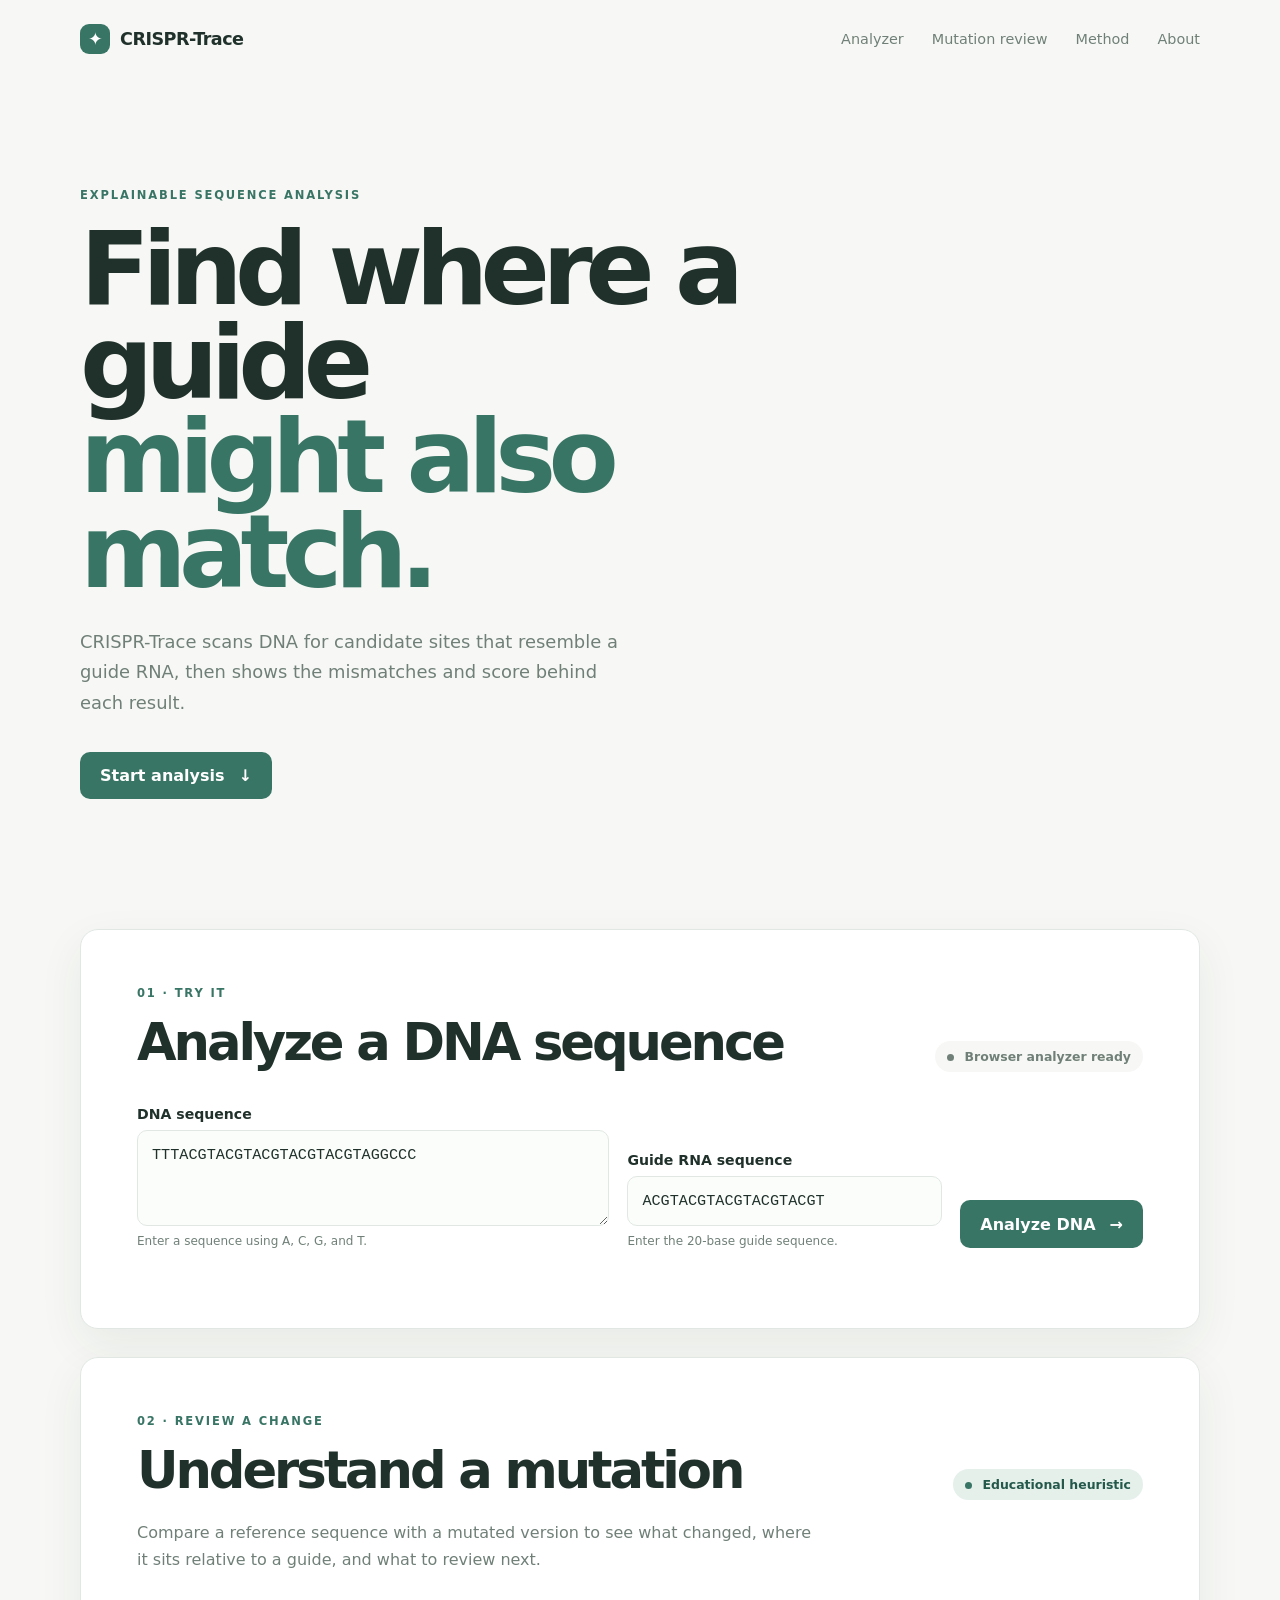
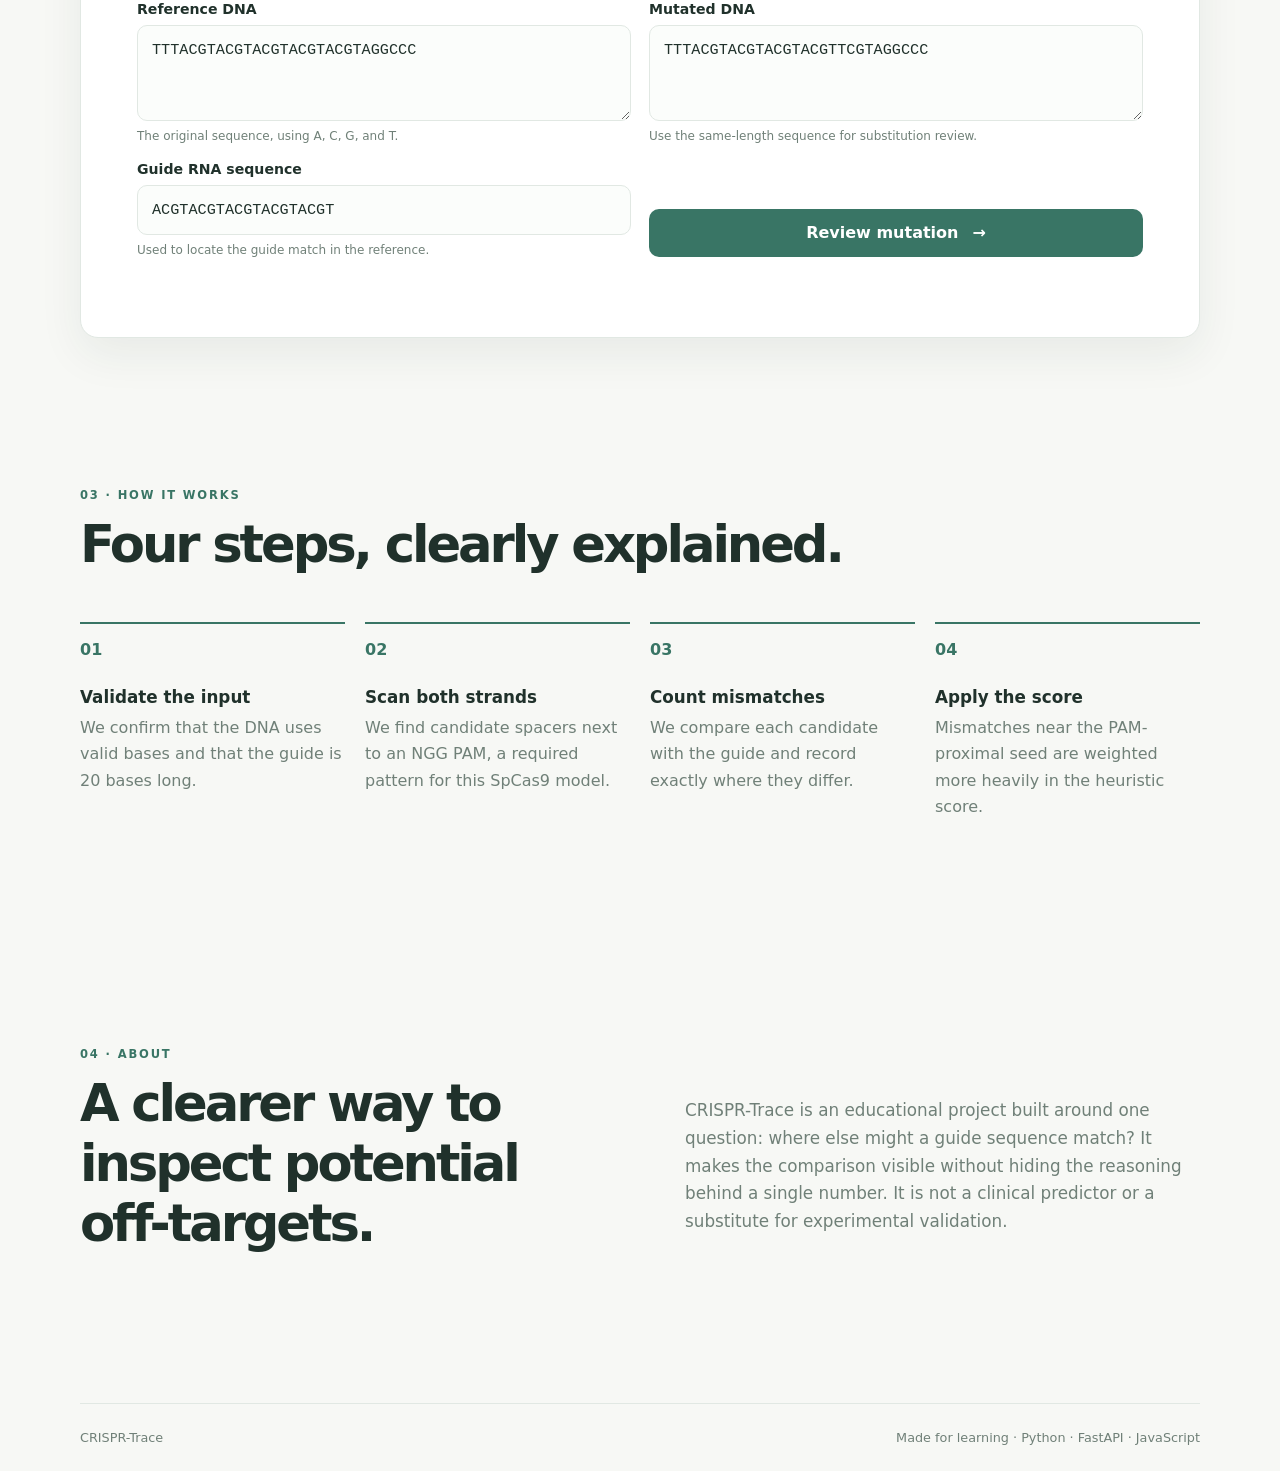
<file: index.html>
<!doctype html>
<html lang="en">
  <head>
    <meta charset="UTF-8" />
    <meta name="viewport" content="width=device-width, initial-scale=1.0" />
    <meta http-equiv="refresh" content="0; url=web/" />
    <title>CRISPR-Trace</title>
  </head>
  <body>
    <p>Opening <a href="web/">CRISPR-Trace</a>…</p>
  </body>
</html>
</file>
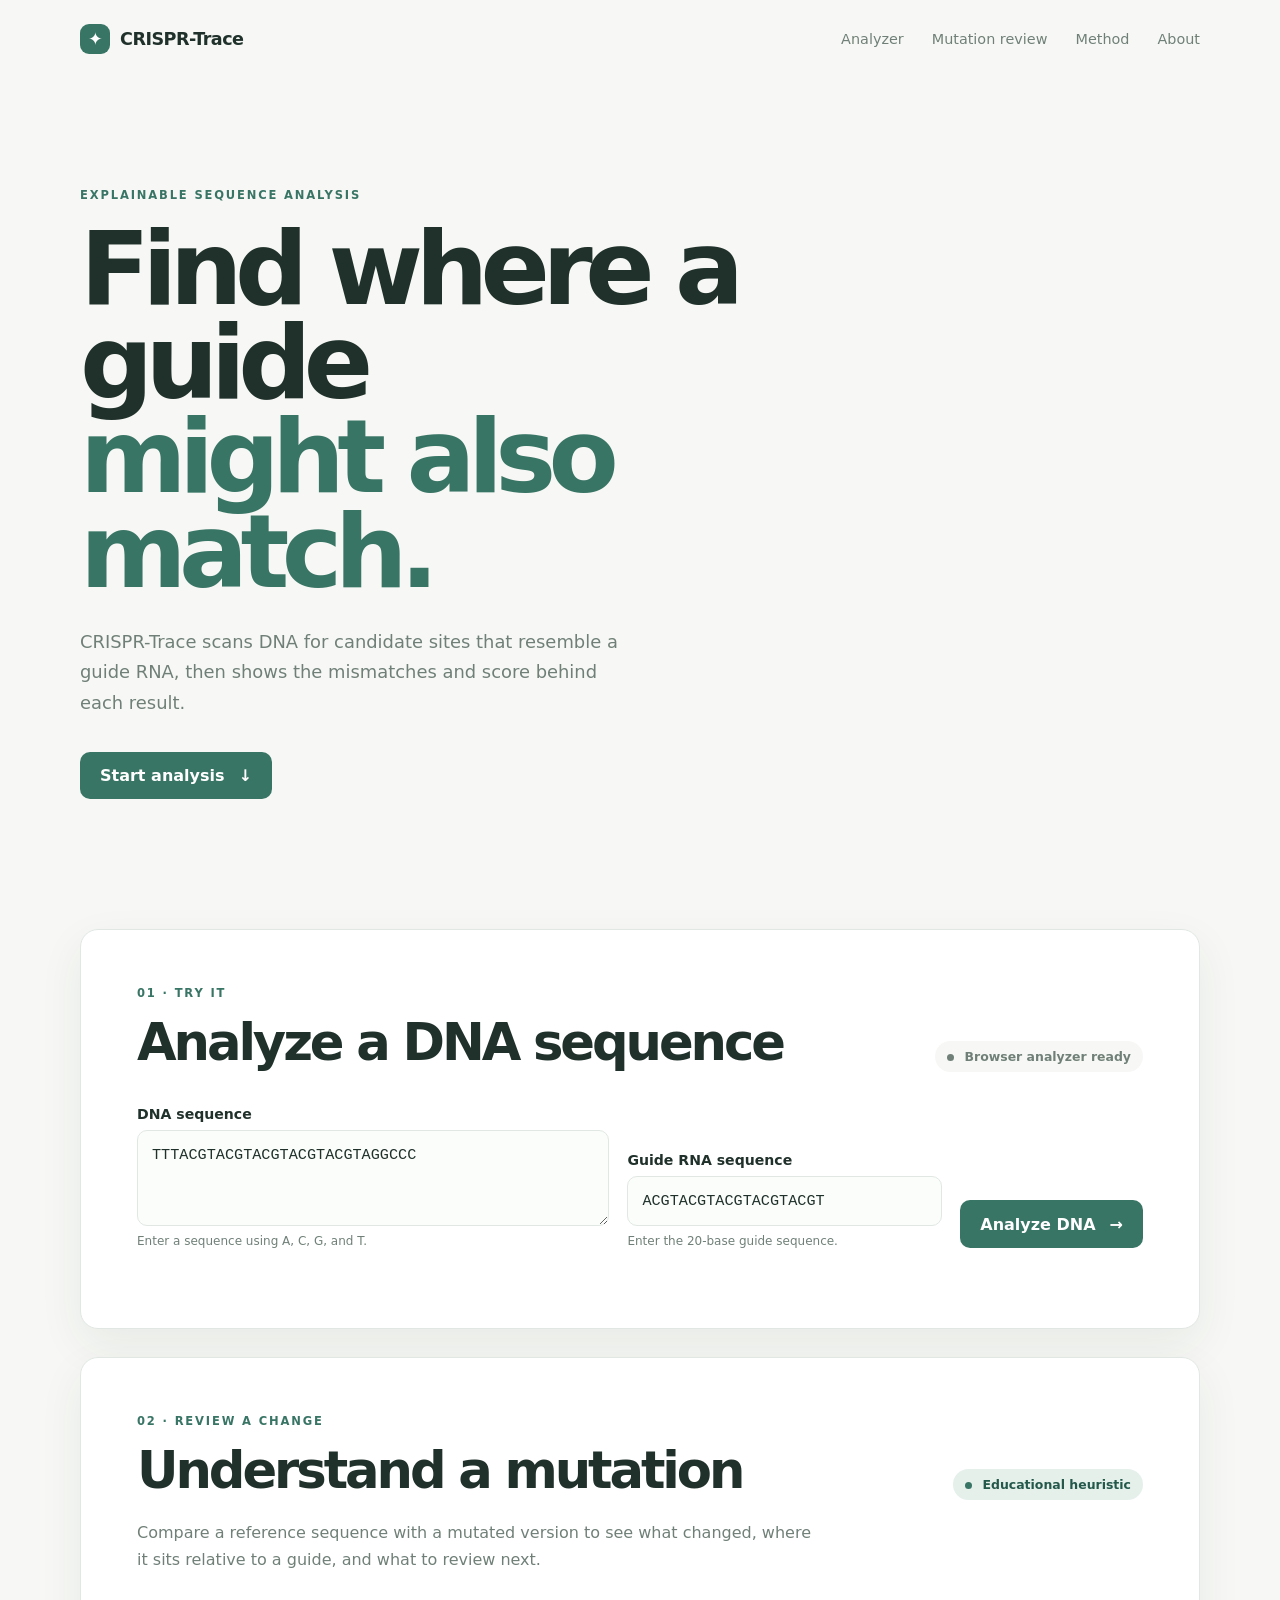
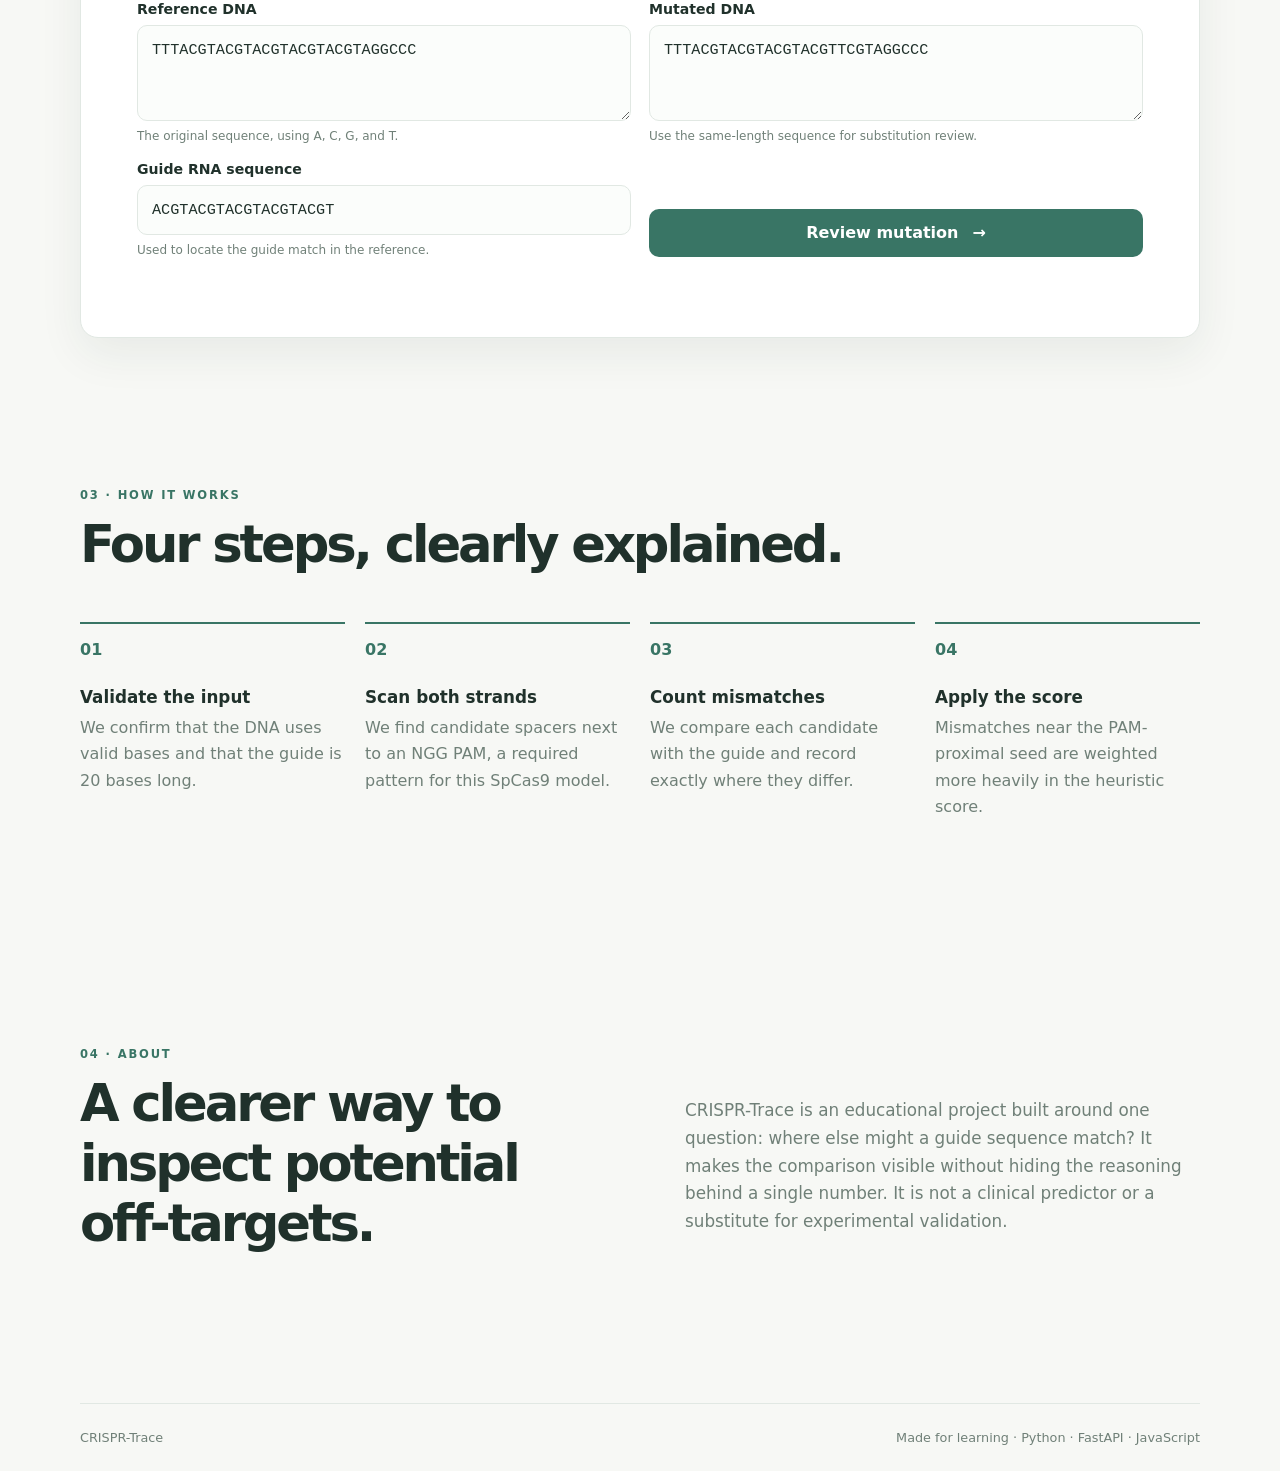
<file: web/index.html>
<!doctype html>
<html lang="en">
  <head>
    <meta charset="UTF-8" />
    <meta name="viewport" content="width=device-width, initial-scale=1.0" />
    <meta name="description" content="Explore potential CRISPR off-target matches with an explainable sequence analysis tool." />
    <link rel="icon" type="image/svg+xml" href="favicon.svg" />
    <link rel="apple-touch-icon" href="favicon.svg" />
    <title>CRISPR-Trace | Off-target analysis</title>
    <link rel="stylesheet" href="styles.css" />
    <script src="app.js" defer></script>
  </head>
  <body>
    <header class="site-header">
      <a class="brand" href="#top" aria-label="CRISPR-Trace home">
        <span class="brand-mark">✦</span>
        <span>CRISPR-Trace</span>
      </a>
      <nav class="nav-links" aria-label="Primary navigation">
        <a href="#analyzer">Analyzer</a>
        <a href="#mutations">Mutation review</a>
        <a href="#method">Method</a>
        <a href="#about">About</a>
      </nav>
    </header>

    <main id="top">
      <section class="hero section-shell">
      <div class="eyebrow">EXPLAINABLE SEQUENCE ANALYSIS</div>
        <h1>Find where a guide<br /><span>might also match.</span></h1>
        <p class="hero-copy">
          CRISPR-Trace scans DNA for candidate sites that resemble a guide RNA,
          then shows the mismatches and score behind each result.
        </p>
        <a class="button button-primary" href="#analyzer">Start analysis <span>↓</span></a>
      </section>

      <section id="analyzer" class="section-shell analyzer-section">
        <div class="section-heading">
          <div>
            <div class="eyebrow">01 · TRY IT</div>
          <h2>Analyze a DNA sequence</h2>
          </div>
          <span id="api-status" class="status-pill"><span class="status-dot"></span> Checking analyzer…</span>
        </div>

        <form id="analysis-form" class="analysis-form">
          <div class="field-group field-large">
            <label for="target-dna">DNA sequence</label>
            <textarea id="target-dna" required>TTTACGTACGTACGTACGTACGTAGGCCC</textarea>
            <small>Enter a sequence using A, C, G, and T.</small>
          </div>
          <div class="field-group">
            <label for="guide-rna">Guide RNA sequence</label>
            <input id="guide-rna" value="ACGTACGTACGTACGTACGT" required />
            <small>Enter the 20-base guide sequence.</small>
          </div>
          <button class="button button-primary analyze-button" type="submit">
            Analyze DNA <span>→</span>
          </button>
        </form>

        <div id="message" class="message" role="status" aria-live="polite"></div>
        <div id="results" class="results" hidden></div>
        <div id="visual-dashboard" class="visual-dashboard" hidden></div>
      </section>

      <section id="mutations" class="section-shell mutation-section">
        <div class="section-heading">
          <div>
            <div class="eyebrow">02 · REVIEW A CHANGE</div>
            <h2>Understand a mutation</h2>
          </div>
          <span class="status-pill"><span class="status-dot"></span> Educational heuristic</span>
        </div>
        <p class="section-intro">
          Compare a reference sequence with a mutated version to see what changed,
          where it sits relative to a guide, and what to review next.
        </p>
        <form id="mutation-form" class="mutation-form">
          <div class="field-group">
            <label for="reference-dna">Reference DNA</label>
            <textarea id="reference-dna" required>TTTACGTACGTACGTACGTACGTAGGCCC</textarea>
            <small>The original sequence, using A, C, G, and T.</small>
          </div>
          <div class="field-group">
            <label for="mutated-dna">Mutated DNA</label>
            <textarea id="mutated-dna" required>TTTACGTACGTACGTACGTTCGTAGGCCC</textarea>
            <small>Use the same-length sequence for substitution review.</small>
          </div>
          <div class="field-group field-guide">
            <label for="mutation-guide">Guide RNA sequence</label>
            <input id="mutation-guide" value="ACGTACGTACGTACGTACGT" required />
            <small>Used to locate the guide match in the reference.</small>
          </div>
          <button class="button button-primary analyze-button" type="submit">
            Review mutation <span>→</span>
          </button>
        </form>
        <div id="mutation-message" class="message" role="status" aria-live="polite"></div>
        <div id="mutation-results" class="mutation-results" hidden></div>
      </section>

      <section id="method" class="section-shell method-section">
        <div class="eyebrow">03 · HOW IT WORKS</div>
        <h2>Four steps, clearly explained.</h2>
        <div class="method-grid">
          <article><span>01</span><h3>Validate the input</h3><p>We confirm that the DNA uses valid bases and that the guide is 20 bases long.</p></article>
          <article><span>02</span><h3>Scan both strands</h3><p>We find candidate spacers next to an NGG PAM, a required pattern for this SpCas9 model.</p></article>
          <article><span>03</span><h3>Count mismatches</h3><p>We compare each candidate with the guide and record exactly where they differ.</p></article>
          <article><span>04</span><h3>Apply the score</h3><p>Mismatches near the PAM-proximal seed are weighted more heavily in the heuristic score.</p></article>
        </div>
      </section>

      <section id="about" class="section-shell about-section">
        <div>
          <div class="eyebrow">04 · ABOUT</div>
          <h2>A clearer way to inspect potential off-targets.</h2>
        </div>
        <p>
          CRISPR-Trace is an educational project built around one question:
          where else might a guide sequence match? It makes the comparison visible
          without hiding the reasoning behind a single number. It is not a clinical
          predictor or a substitute for experimental validation.
        </p>
      </section>
    </main>

    <footer class="site-footer section-shell">
      <span>CRISPR-Trace</span>
      <span>Made for learning · Python · FastAPI · JavaScript</span>
    </footer>
  </body>
</html>
</file>
<file: web/styles.css>
:root {
  --ink: #20312b;
  --muted: #708078;
  --paper: #f7f8f5;
  --panel: #ffffff;
  --line: #e1e8e3;
  --green: #397565;
  --green-dark: #24584a;
  --mint: #e5f0eb;
  --red: #c06b61;
  --amber: #b58a4c;
  --shadow: 0 16px 45px rgba(32, 58, 48, .07);
}

* { box-sizing: border-box; }
html { scroll-behavior: smooth; }
body { margin: 0; background: var(--paper); color: var(--ink); font-family: Inter, ui-sans-serif, system-ui, -apple-system, sans-serif; }
a { color: inherit; text-decoration: none; }
.section-shell { width: min(1120px, calc(100% - 40px)); margin: 0 auto; }
.site-header { height: 78px; display: flex; align-items: center; justify-content: space-between; width: min(1120px, calc(100% - 40px)); margin: auto; }
.brand { display: flex; align-items: center; gap: 10px; font-size: 1.1rem; font-weight: 800; letter-spacing: -.03em; }
.brand-mark { display: grid; place-items: center; width: 30px; height: 30px; background: var(--green); color: white; border-radius: 9px; }
.nav-links { display: flex; gap: 28px; color: var(--muted); font-size: .9rem; }
.nav-links a:hover { color: var(--green-dark); }
.hero { padding: 110px 0 130px; max-width: 1120px; }
.eyebrow { color: var(--green); font-size: .72rem; font-weight: 800; letter-spacing: .16em; }
h1, h2, h3, p { margin-top: 0; }
h1 { font-size: clamp(3.2rem, 8vw, 6.8rem); line-height: .92; letter-spacing: -.075em; margin: 20px 0 28px; max-width: 820px; font-weight: 720; }
h1 span { color: var(--green); }
h2 { font-size: clamp(2rem, 4vw, 3.2rem); letter-spacing: -.06em; margin: 12px 0 0; }
.hero-copy { max-width: 560px; font-size: 1.12rem; line-height: 1.7; color: var(--muted); margin-bottom: 34px; }
.button { display: inline-flex; align-items: center; justify-content: center; gap: 14px; border: 0; border-radius: 10px; padding: 14px 20px; font: inherit; font-weight: 750; cursor: pointer; transition: transform .2s, box-shadow .2s; }
.button:hover { transform: translateY(-2px); box-shadow: 0 9px 20px rgba(31, 138, 91, .2); }
.button-primary { background: var(--green); color: white; }
.analyzer-section { background: var(--panel); border: 1px solid var(--line); border-radius: 18px; padding: clamp(24px, 5vw, 56px); box-shadow: var(--shadow); }
.section-heading { display: flex; align-items: end; justify-content: space-between; margin-bottom: 34px; }
.status-pill { padding: 8px 12px; background: var(--mint); color: var(--green-dark); border-radius: 999px; font-size: .78rem; font-weight: 700; }
.status-dot { display: inline-block; width: 7px; height: 7px; background: var(--green); border-radius: 50%; margin-right: 6px; }
.status-pill.offline { background: #f8e8e5; color: var(--red); }
.status-pill.offline .status-dot { background: var(--red); }
.status-pill.neutral { background: var(--paper); color: var(--muted); }
.status-pill.neutral .status-dot { background: var(--muted); }
.analysis-form { display: grid; grid-template-columns: 1.5fr 1fr auto; align-items: end; gap: 18px; }
.field-group { display: flex; flex-direction: column; gap: 8px; }
label { font-weight: 750; font-size: .88rem; }
textarea, input { width: 100%; border: 1px solid var(--line); border-radius: 10px; background: #fbfdfb; color: var(--ink); padding: 13px 14px; font: .95rem/1.45 ui-monospace, SFMono-Regular, Consolas, monospace; outline: none; }
textarea { min-height: 96px; resize: vertical; }
textarea:focus, input:focus { border-color: var(--green); box-shadow: 0 0 0 3px var(--mint); }
small { color: var(--muted); font-size: .75rem; }
.analyze-button { height: 48px; white-space: nowrap; }
.message { min-height: 24px; padding-top: 20px; color: var(--muted); font-weight: 650; }
.message.error { color: var(--red); }
.results { border-top: 1px solid var(--line); margin-top: 24px; padding-top: 30px; }
.mutation-section { margin-top: 28px; background: var(--panel); border: 1px solid var(--line); border-radius: 18px; padding: clamp(24px, 5vw, 56px); box-shadow: var(--shadow); }
.section-intro { max-width: 680px; color: var(--muted); line-height: 1.65; margin: -14px 0 28px; }
.mutation-form { display: grid; grid-template-columns: 1fr 1fr; gap: 18px; align-items: end; }
.mutation-form .field-guide { grid-column: 1 / 2; }
.mutation-form .analyze-button { grid-column: 2 / 3; }
.mutation-results { border-top: 1px solid var(--line); margin-top: 28px; padding-top: 28px; }
.mutation-summary { padding: 22px 24px; border-radius: 14px; margin-bottom: 18px; }
.mutation-summary.low { background: var(--mint); color: var(--green-dark); }
.mutation-summary.medium { background: #fff1d8; color: #76551e; }
.mutation-summary.high { background: #f8e8e5; color: #87483f; }
.mutation-risk-label, .mutation-card > span { font-size: .7rem; font-weight: 850; letter-spacing: .12em; }
.mutation-summary h3 { margin: 8px 0 5px; font-size: 1.35rem; }
.mutation-summary p { margin: 0; line-height: 1.55; }
.mutation-grid { display: grid; grid-template-columns: repeat(3, 1fr); gap: 14px; }
.mutation-card { border: 1px solid var(--line); border-radius: 12px; padding: 20px; min-height: 170px; }
.mutation-card > span { color: var(--green); }
.mutation-card h3 { margin: 12px 0 8px; font-size: 1.05rem; }
.mutation-card p, .mutation-card li { color: var(--muted); line-height: 1.55; font-size: .9rem; }
.mutation-card ul { padding-left: 18px; margin: 10px 0; }
.mutation-note { border-top: 1px solid var(--line); padding-top: 10px; margin-top: 14px; font-size: .78rem !important; }
.solution-card { background: #fbfdfb; }
.mutation-disclaimer { color: var(--muted); font-size: .75rem; margin: 18px 0 0; }
.visual-dashboard { border-top: 1px solid var(--line); margin-top: 36px; padding-top: 34px; }
.result-banner { display: flex; gap: 14px; align-items: flex-start; padding: 18px 20px; border-radius: 12px; margin-bottom: 22px; }
.result-banner.good { background: var(--mint); color: var(--green-dark); }
.result-banner.warning { background: #f8e8e5; color: #87483f; }
.result-banner strong { display: block; margin-bottom: 4px; }
.result-banner p { margin: 0; font-size: .88rem; line-height: 1.5; }
.visual-heading { display: flex; justify-content: space-between; align-items: end; gap: 20px; margin-bottom: 16px; }
.visual-heading h3 { margin: 0; font-size: 1.2rem; }
.visual-heading p { color: var(--muted); font-size: .82rem; margin: 4px 0 0; }
.helix-card { background: #fbfdfb; border: 1px solid var(--line); border-radius: 14px; padding: 14px; overflow: hidden; }
.helix-card svg { display: block; width: 100%; height: auto; min-height: 180px; }
.legend { display: flex; flex-wrap: wrap; gap: 16px; margin-top: 14px; color: var(--muted); font-size: .78rem; }
.legend-item { display: inline-flex; align-items: center; gap: 7px; }
.legend-swatch { width: 10px; height: 10px; border-radius: 50%; display: inline-block; }
.legend-target { background: var(--green); }
.legend-danger { background: var(--red); }
.legend-possible { background: var(--amber); }
.legend-low { background: #b8c4be; }
.summary-grid { display: grid; grid-template-columns: repeat(4, 1fr); gap: 12px; margin: 20px 0 28px; }
.summary-card { padding: 18px; border-radius: 12px; background: var(--paper); border: 1px solid var(--line); }
.summary-card strong { display: block; font-size: 1.8rem; letter-spacing: -.05em; }
.summary-card span { color: var(--muted); font-size: .78rem; }
.summary-card.high strong { color: var(--red); }
.summary-card.medium strong { color: var(--amber); }
.summary-card.low strong { color: var(--green); }
.table-wrap { overflow-x: auto; border: 1px solid var(--line); border-radius: 12px; }
table { width: 100%; border-collapse: collapse; font-size: .86rem; }
th, td { text-align: left; padding: 13px 14px; border-bottom: 1px solid var(--line); white-space: nowrap; }
th { background: var(--paper); color: var(--muted); font-size: .72rem; letter-spacing: .08em; text-transform: uppercase; }
tr:last-child td { border-bottom: 0; }
code { background: var(--mint); color: var(--green-dark); padding: 3px 6px; border-radius: 5px; }
.risk-badge { border-radius: 999px; padding: 4px 8px; font-size: .72rem; font-weight: 800; }
.risk-high { background: #fde5e2; color: var(--red); }
.risk-medium { background: #fff1d8; color: var(--amber); }
.risk-low { background: var(--mint); color: var(--green-dark); }
.risk-target { background: var(--mint); color: var(--green-dark); }
.risk-danger { background: #fde5e2; color: var(--red); }
.risk-possible { background: #fff1d8; color: var(--amber); }
.download { margin-top: 18px; background: transparent; border: 1px solid var(--green); color: var(--green-dark); }
.method-section { padding: 150px 0; }
.method-grid { display: grid; grid-template-columns: repeat(4, 1fr); gap: 20px; margin-top: 48px; }
.method-grid article { border-top: 2px solid var(--green); padding-top: 16px; }
.method-grid article span { color: var(--green); font-weight: 800; }
.method-grid h3 { margin: 28px 0 8px; font-size: 1.05rem; }
.method-grid p, .about-section p { color: var(--muted); line-height: 1.65; }
.about-section { display: grid; grid-template-columns: 1fr 1fr; gap: 90px; padding: 60px 0 150px; }
.about-section p { font-size: 1.05rem; align-self: end; }
.site-footer { border-top: 1px solid var(--line); padding: 26px 0; display: flex; justify-content: space-between; color: var(--muted); font-size: .8rem; }
@media (max-width: 760px) {
  .nav-links { display: none; }
  .hero { padding: 70px 0 90px; }
  .analysis-form, .mutation-form, .about-section { grid-template-columns: 1fr; }
  .mutation-form .field-guide, .mutation-form .analyze-button { grid-column: auto; }
  .analyze-button { width: 100%; }
  .summary-grid, .method-grid, .mutation-grid { grid-template-columns: repeat(2, 1fr); }
  .section-heading { align-items: start; gap: 16px; flex-direction: column; }
}
@media (max-width: 520px) {
  .summary-grid, .method-grid, .mutation-grid { grid-template-columns: 1fr; }
}
</file>
